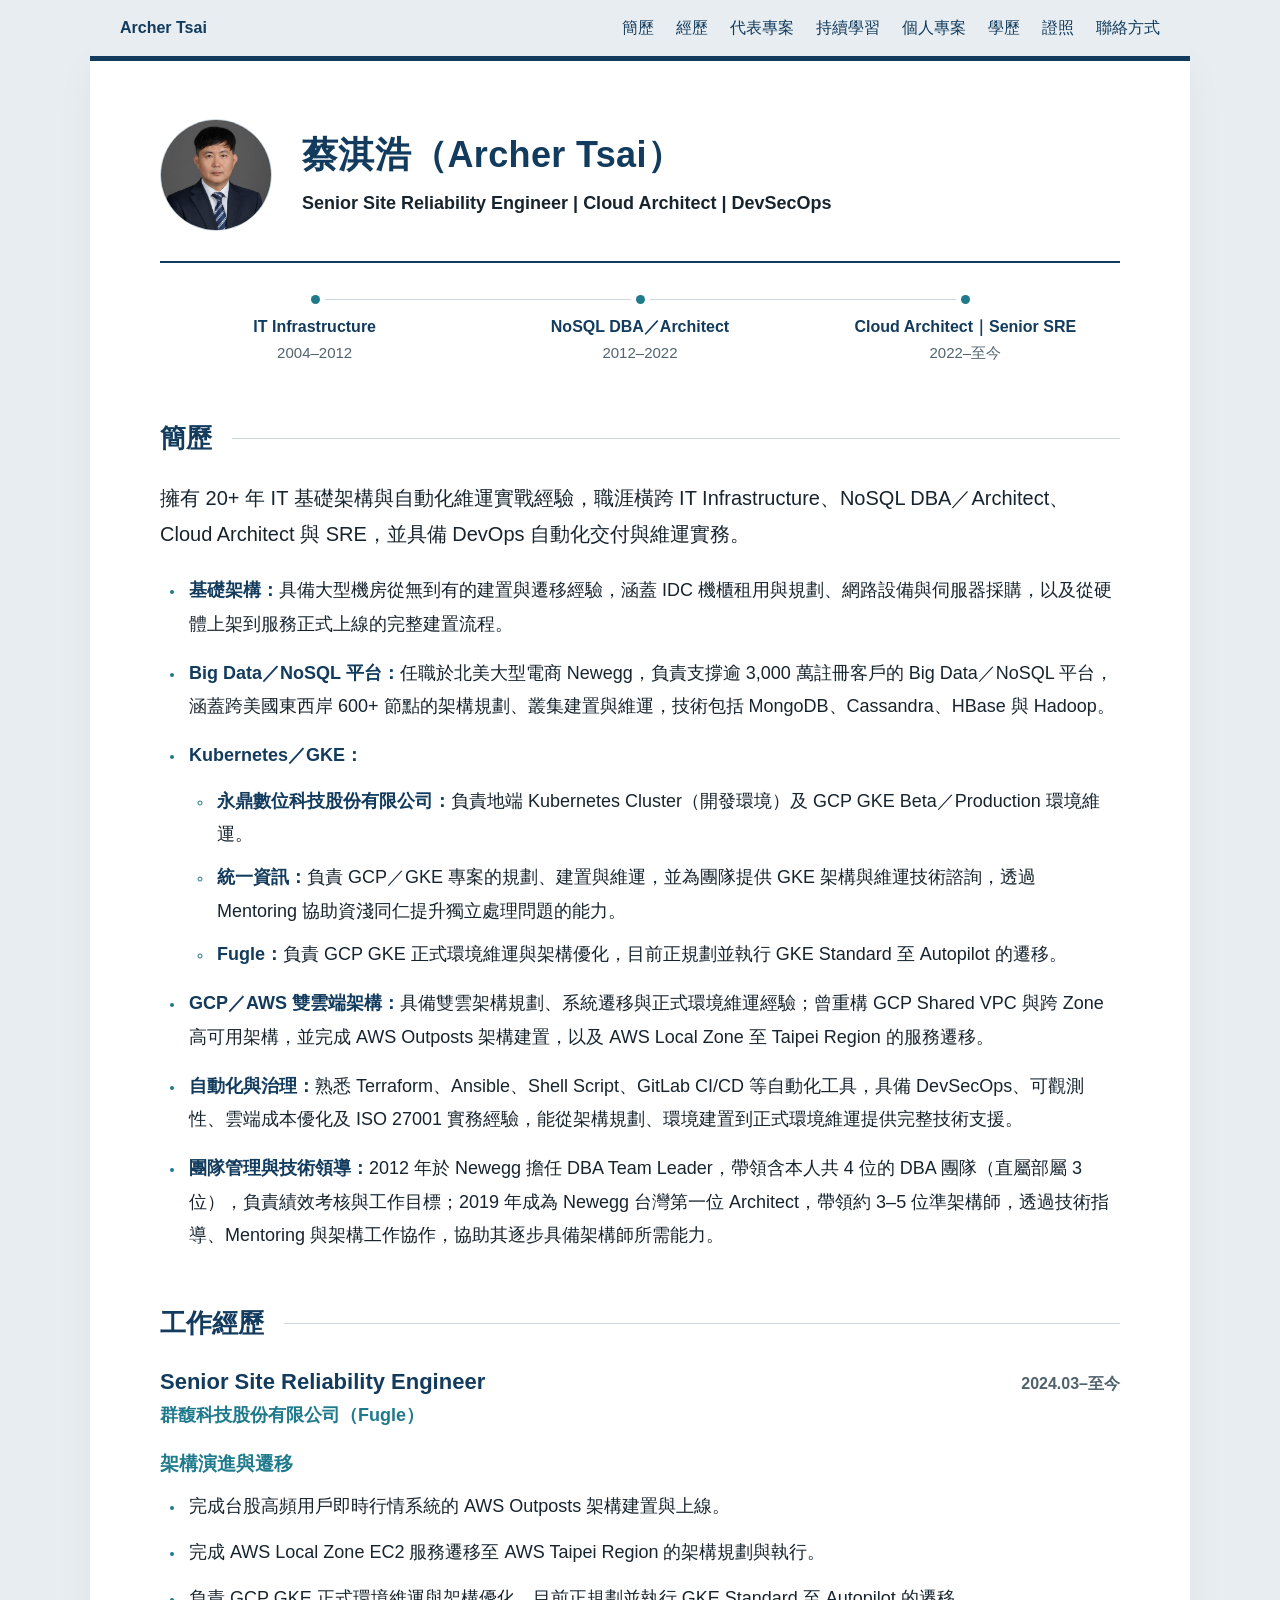
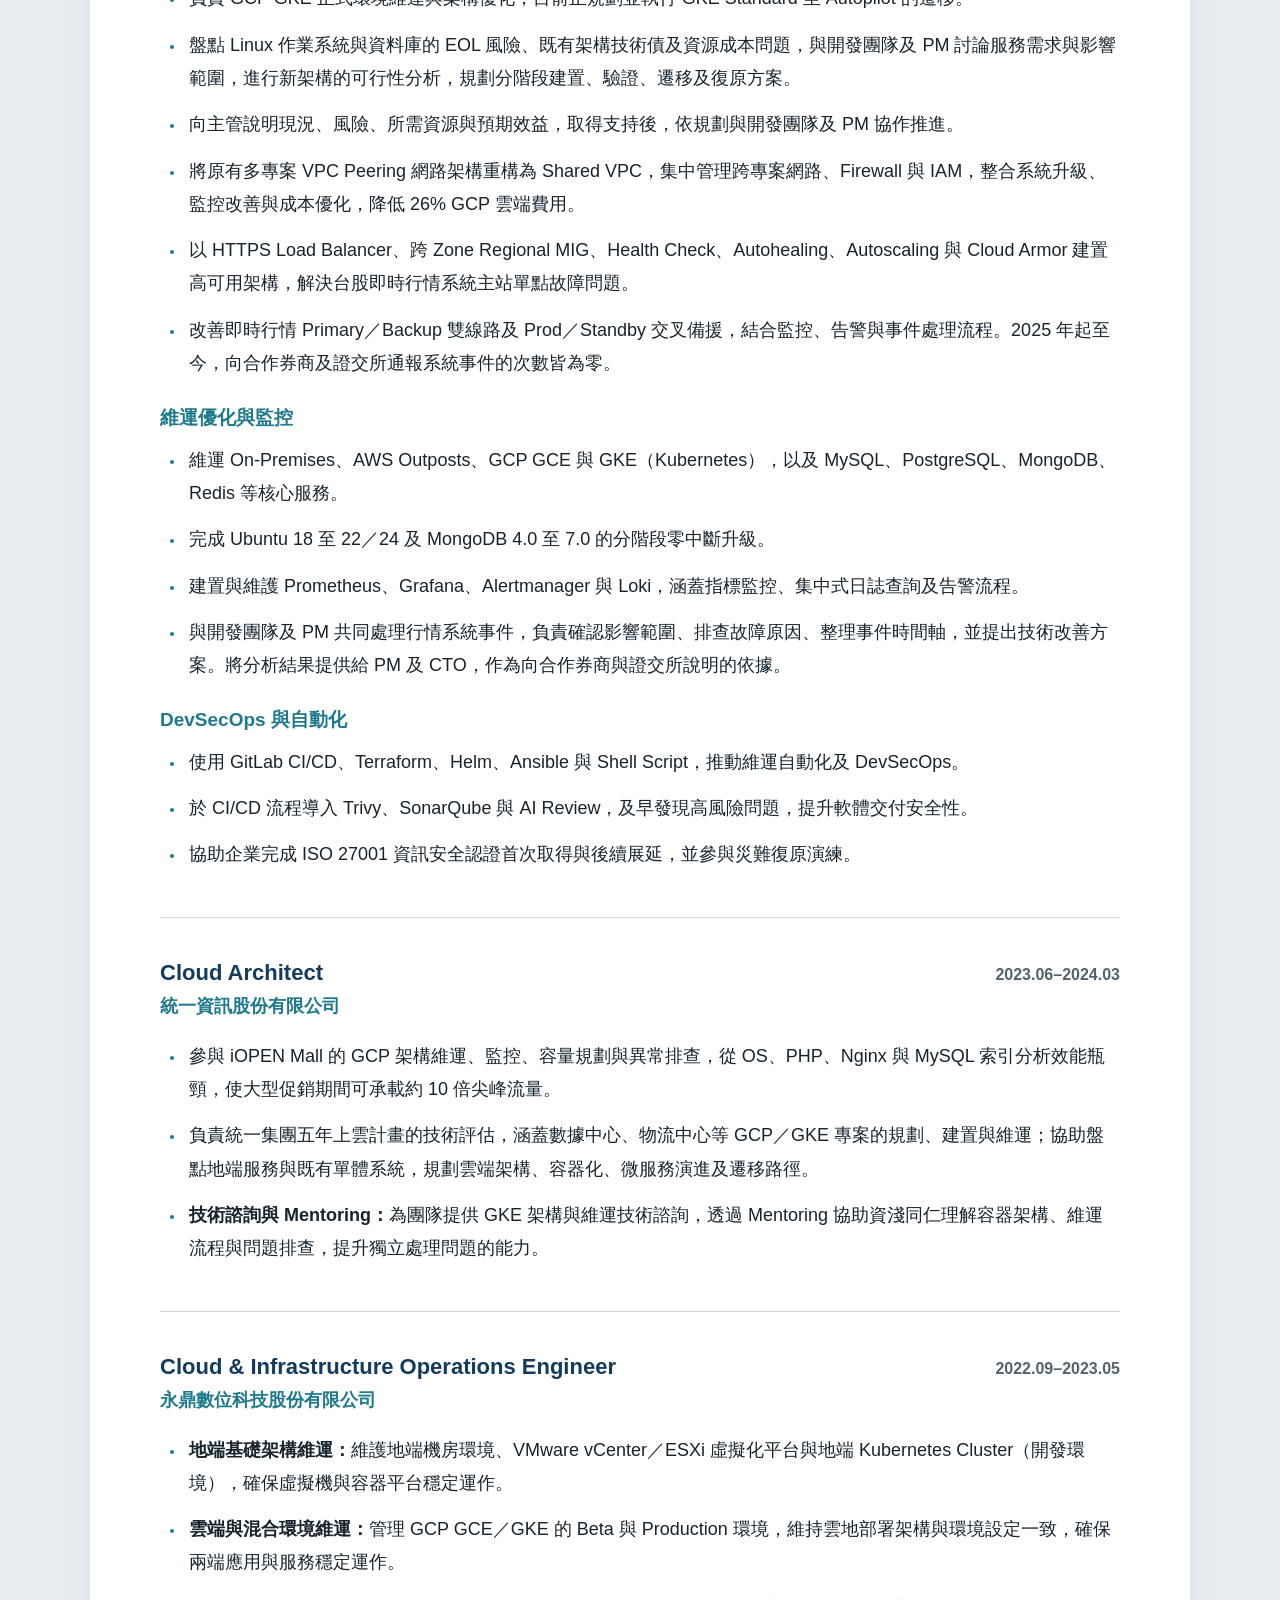
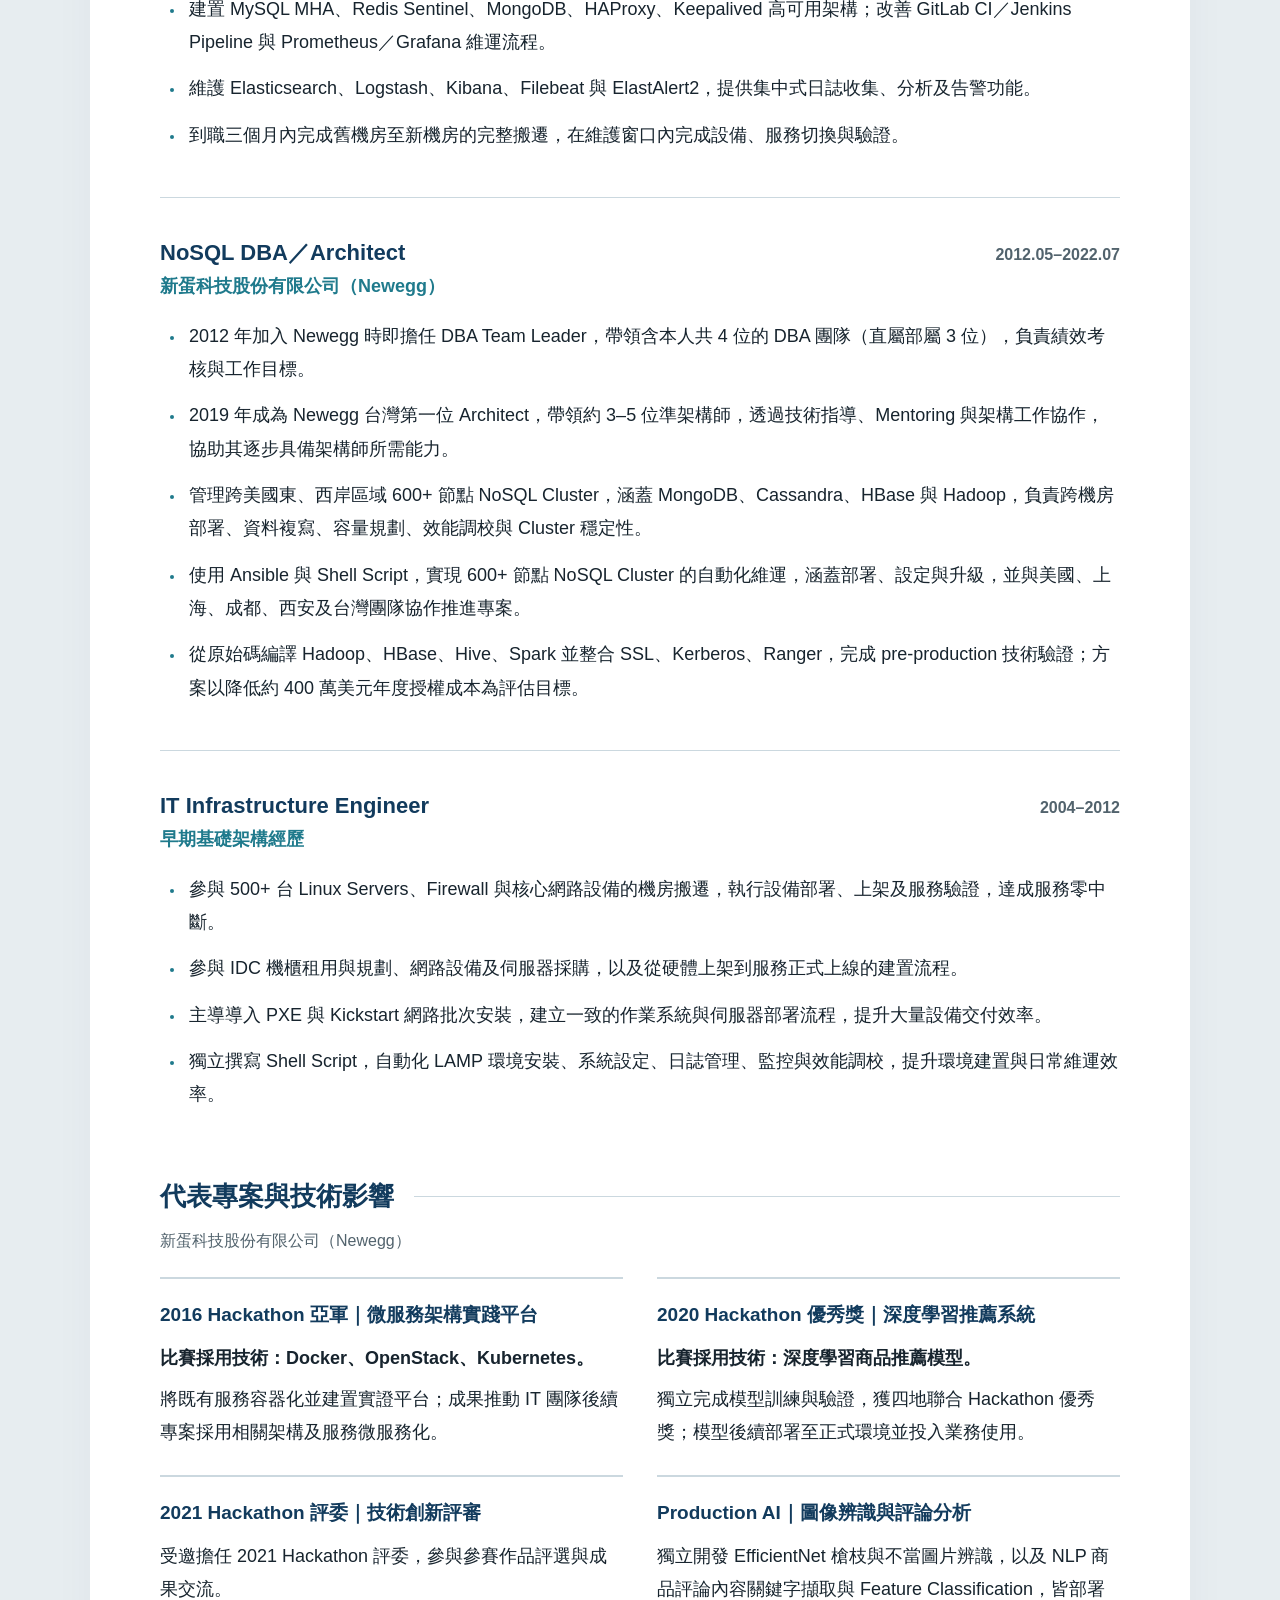
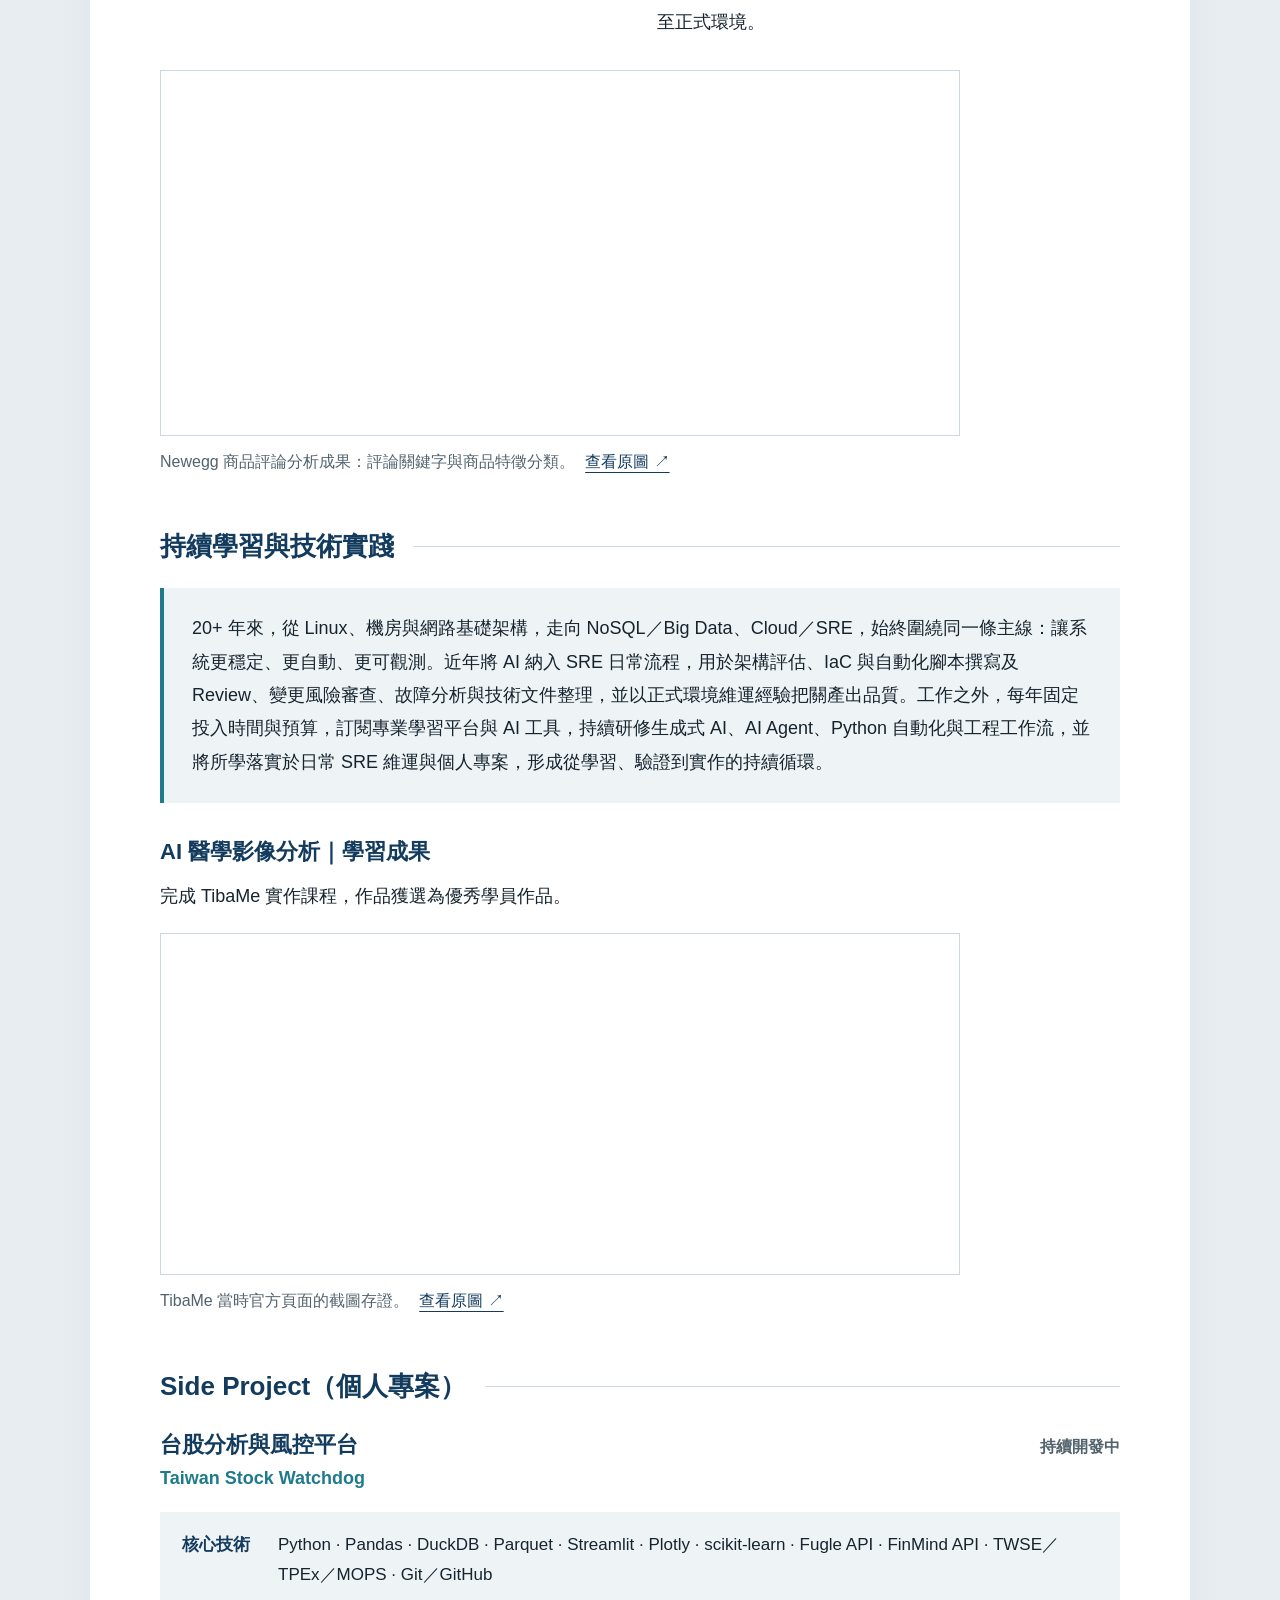
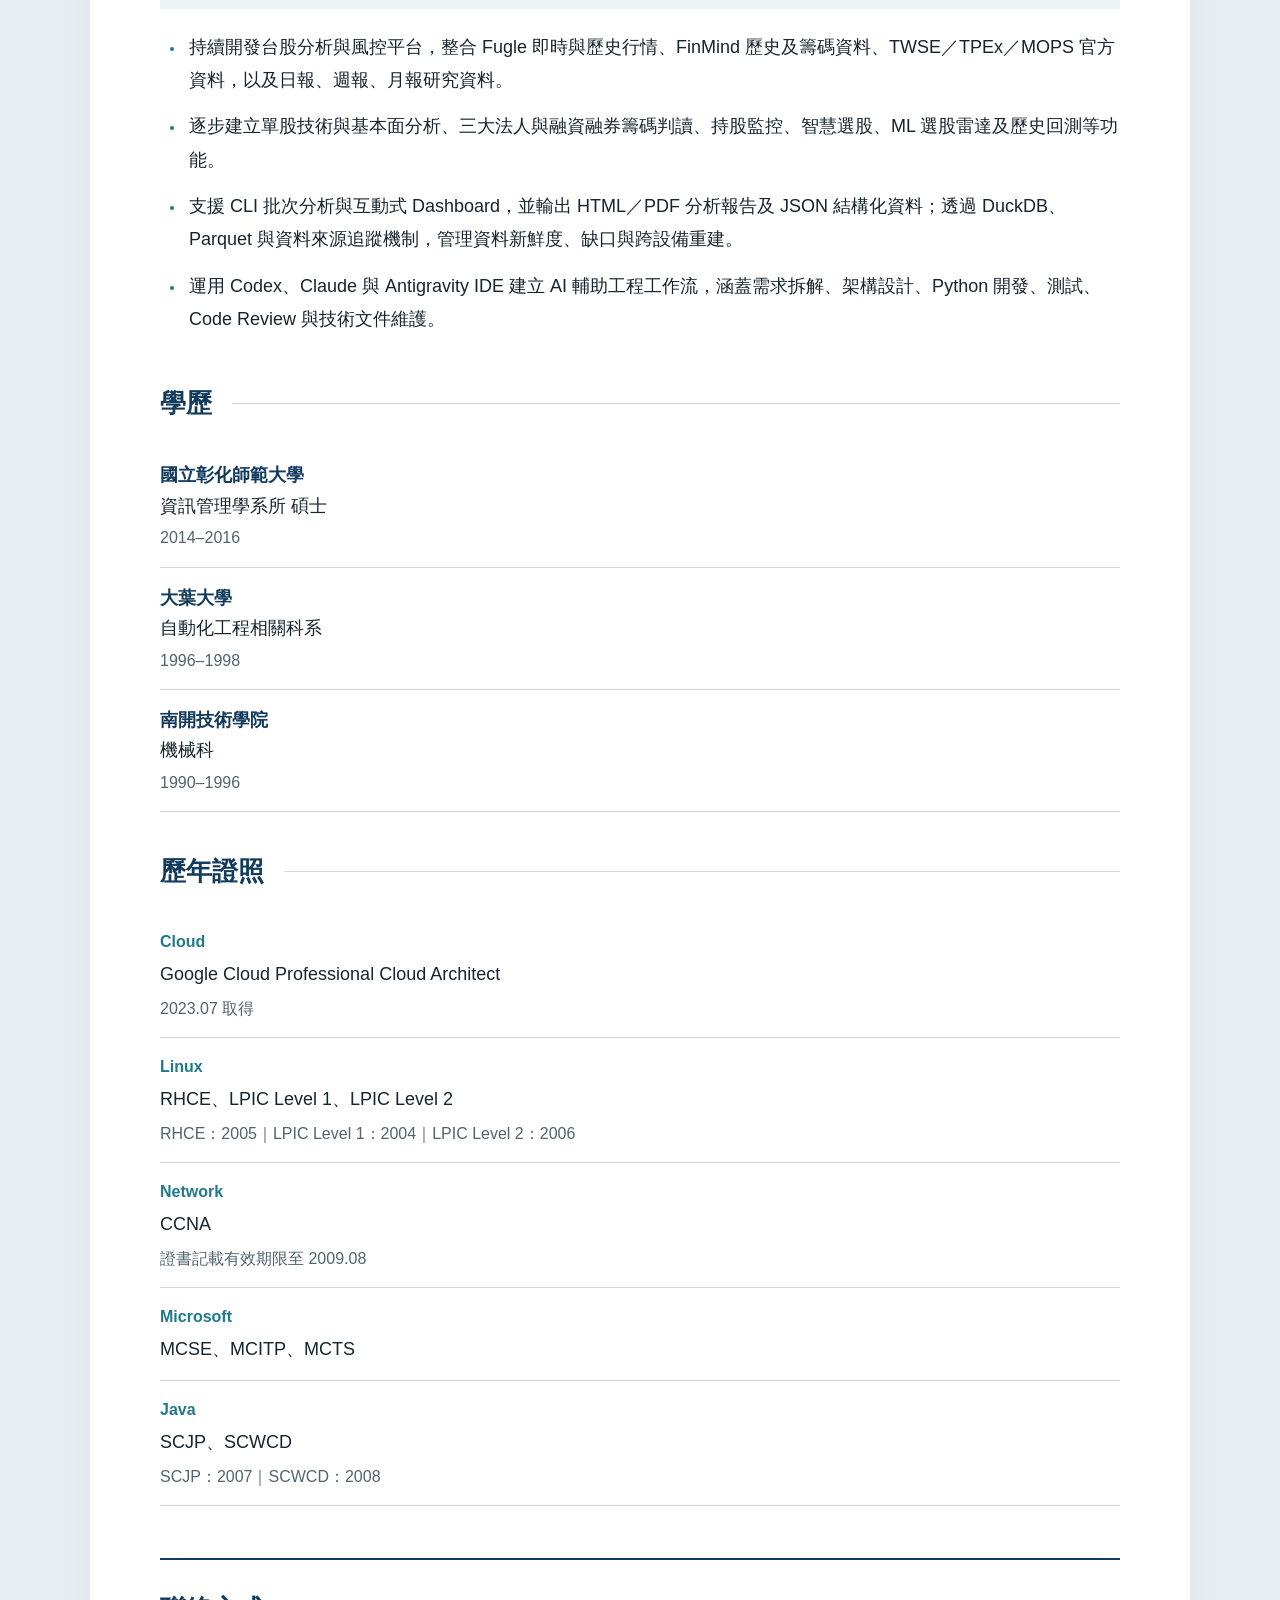
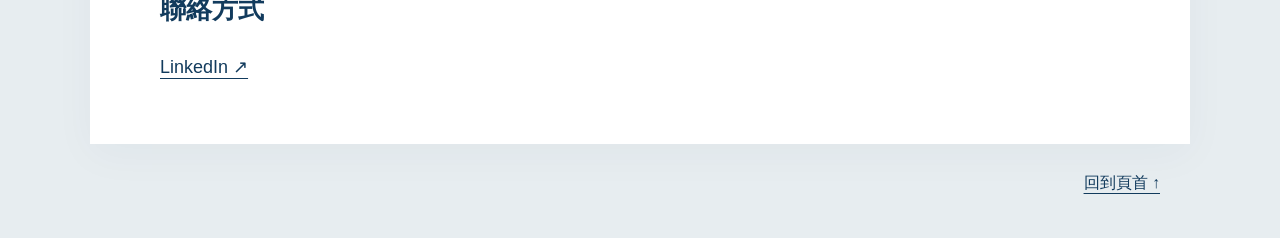
<file: index.html>
<!doctype html>
<html lang="zh-Hant-TW"><head>
<meta charset="utf-8">
<meta name="viewport" content="width=device-width,initial-scale=1">
<meta name="description" content="蔡淇浩 Archer Tsai，20 多年 IT 基礎架構與自動化維運經驗，職涯橫跨 IT Infrastructure、NoSQL DBA／Architect、Cloud Architect 與 SRE。">
<meta name="author" content="Archer Tsai">
<meta name="referrer" content="no-referrer">
<meta http-equiv="Content-Security-Policy" content="default-src 'self'; style-src 'self'; img-src 'self'; script-src 'none'; connect-src 'none'; object-src 'none'; base-uri 'none'; form-action 'none'; frame-src 'none'">
<title>蔡淇浩（Archer Tsai）｜Senior SRE · Cloud Architect · DevSecOps</title>
<link rel="canonical" href="https://tsaichihao.github.io/">
<meta property="og:title" content="蔡淇浩（Archer Tsai）｜Senior SRE · Cloud Architect · DevSecOps">
<meta property="og:description" content="蔡淇浩 Archer Tsai，20 多年 IT 基礎架構與自動化維運經驗，職涯橫跨 IT Infrastructure、NoSQL DBA／Architect、Cloud Architect 與 SRE。">
<meta property="og:type" content="website">
<meta property="og:locale" content="zh_TW">
<meta property="og:url" content="https://tsaichihao.github.io/">
<meta property="og:image" content="https://tsaichihao.github.io/assets/photos/archer-tsai-profile.jpg">
<meta property="og:image:alt" content="蔡淇浩 Archer Tsai">
<meta property="og:image:width" content="747">
<meta property="og:image:height" content="1024">
<meta name="twitter:card" content="summary">
<meta name="twitter:title" content="蔡淇浩（Archer Tsai）｜Senior SRE · Cloud Architect · DevSecOps">
<meta name="twitter:description" content="蔡淇浩 Archer Tsai，20 多年 IT 基礎架構與自動化維運經驗，職涯橫跨 IT Infrastructure、NoSQL DBA／Architect、Cloud Architect 與 SRE。">
<meta name="twitter:image" content="https://tsaichihao.github.io/assets/photos/archer-tsai-profile.jpg">
<link rel="icon" href="assets/photos/archer-tsai-profile.jpg">
<link rel="stylesheet" href="assets/site.css?v=b3bfed8b74c2">
</head><body><a class="skip-link" href="#summary-heading">跳到履歷內容</a><nav class="page-nav" aria-label="履歷導覽"><a class="nav-name" href="#top">Archer Tsai</a><div><a href="#summary-heading">簡歷</a><a href="#experience-heading">經歷</a><a href="#work-heading">代表專案</a><a href="#learning-journey-heading">持續學習</a><a href="#side-project-heading">個人專案</a><a href="#education-heading">學歷</a><a href="#certifications-heading">證照</a><a href="#contact-heading">聯絡方式</a></div></nav>
<main id="top" class="resume-sheet" aria-label="蔡淇浩完整履歷"><span id="main" class="anchor-alias" aria-hidden="true"></span>
<header class="resume-header">
        <figure class="portrait-frame">
          <img src="assets/photos/archer-tsai-profile.jpg" alt="蔡淇浩正式大頭照">
        </figure>
        <div class="identity">
          <h1>蔡淇浩<span class="name-en"><span class="name-bracket">（</span>Archer Tsai<span class="name-bracket">）</span></span></h1>
          <p class="role-title"><span>Senior Site Reliability Engineer</span><span>Cloud Architect</span><span>DevSecOps</span></p>

        </div>
      </header><div class="career-arc" aria-label="職涯演進">
        <div class="career-stage"><strong>IT Infrastructure</strong><span>2004–2012</span></div>
        <div class="career-stage"><strong>NoSQL DBA／Architect</strong><span>2012–2022</span></div>
        <div class="career-stage"><strong>Cloud Architect｜Senior SRE</strong><span>2022–至今</span></div>
      </div><section aria-labelledby="summary-heading">
        <h2 class="section-heading" id="summary-heading">簡歷</h2>
        <p class="summary-copy">擁有 20+ 年 IT 基礎架構與自動化維運實戰經驗，職涯橫跨 IT Infrastructure、NoSQL DBA／Architect、Cloud Architect 與 SRE，並具備 DevOps 自動化交付與維運實務。</p>
        <ul class="summary-list">
          <li><strong>基礎架構：</strong>具備大型機房從無到有的建置與遷移經驗，涵蓋 IDC 機櫃租用與規劃、網路設備與伺服器採購，以及從硬體上架到服務正式上線的完整建置流程。</li>
          <li><strong>Big Data／NoSQL 平台：</strong>任職於北美大型電商 Newegg，負責支撐逾 3,000 萬註冊客戶的 Big Data／NoSQL 平台，涵蓋跨美國東西岸 600+ 節點的架構規劃、叢集建置與維運，技術包括 MongoDB、Cassandra、HBase 與 Hadoop。</li>
          <li><strong>Kubernetes／GKE：</strong>
            <ul class="summary-sublist">
              <li><strong>永鼎數位科技股份有限公司：</strong>負責地端 Kubernetes Cluster（開發環境）及 GCP GKE Beta／Production 環境維運。</li>
              <li><strong>統一資訊：</strong>負責 GCP／GKE 專案的規劃、建置與維運，並為團隊提供 GKE 架構與維運技術諮詢，透過 Mentoring 協助資淺同仁提升獨立處理問題的能力。</li>
              <li><strong>Fugle：</strong>負責 GCP GKE 正式環境維運與架構優化，目前正規劃並執行 GKE Standard 至 Autopilot 的遷移。</li>
            </ul>
          </li>
          <li><strong>GCP／AWS 雙雲端架構：</strong>具備雙雲架構規劃、系統遷移與正式環境維運經驗；曾重構 GCP Shared VPC 與跨 Zone 高可用架構，並完成 AWS Outposts 架構建置，以及 AWS Local Zone 至 Taipei Region 的服務遷移。</li>
          <li><strong>自動化與治理：</strong>熟悉 Terraform、Ansible、Shell Script、GitLab CI/CD 等自動化工具，具備 DevSecOps、可觀測性、雲端成本優化及 ISO 27001 實務經驗，能從架構規劃、環境建置到正式環境維運提供完整技術支援。</li>
          <li><strong>團隊管理與技術領導：</strong>2012 年於 Newegg 擔任 DBA Team Leader，帶領含本人共 4 位的 DBA 團隊（直屬部屬 3 位），負責績效考核與工作目標；2019 年成為 Newegg 台灣第一位 Architect，帶領約 3–5 位準架構師，透過技術指導、Mentoring 與架構工作協作，協助其逐步具備架構師所需能力。</li>
        </ul>
      </section>
<section aria-labelledby="experience-heading"><span id="journey" class="anchor-alias" aria-hidden="true"></span><h2 class="section-heading" id="experience-heading">工作經歷</h2><div class="experience-list"><article class="experience">
            <div class="experience-head">
              <h3>Senior Site Reliability Engineer<span class="company">群馥科技股份有限公司（Fugle）</span></h3>
              <time class="date">2024.03–至今</time>
            </div>
            <h4>架構演進與遷移</h4>
            <ul>
              <li>完成台股高頻用戶即時行情系統的 AWS Outposts 架構建置與上線。</li>
              <li>完成 AWS Local Zone EC2 服務遷移至 AWS Taipei Region 的架構規劃與執行。</li>
              <li>負責 GCP GKE 正式環境維運與架構優化，目前正規劃並執行 GKE Standard 至 Autopilot 的遷移。</li>
              <li>盤點 Linux 作業系統與資料庫的 EOL 風險、既有架構技術債及資源成本問題，與開發團隊及 PM 討論服務需求與影響範圍，進行新架構的可行性分析，規劃分階段建置、驗證、遷移及復原方案。</li>
              <li>向主管說明現況、風險、所需資源與預期效益，取得支持後，依規劃與開發團隊及 PM 協作推進。</li>
              <li>將原有多專案 VPC Peering 網路架構重構為 Shared VPC，集中管理跨專案網路、Firewall 與 IAM，整合系統升級、監控改善與成本優化，降低 26% GCP 雲端費用。</li>
              <li>以 HTTPS Load Balancer、跨 Zone Regional MIG、Health Check、Autohealing、Autoscaling 與 Cloud Armor 建置高可用架構，解決台股即時行情系統主站單點故障問題。</li>
              <li>改善即時行情 Primary／Backup 雙線路及 Prod／Standby 交叉備援，結合監控、告警與事件處理流程。2025 年起至今，向合作券商及證交所通報系統事件的次數皆為零。</li>
            </ul>

            <h4>維運優化與監控</h4>
            <ul>
              <li>維運 On-Premises、AWS Outposts、GCP GCE 與 GKE（Kubernetes），以及 MySQL、PostgreSQL、MongoDB、Redis 等核心服務。</li>
              <li>完成 Ubuntu 18 至 22／24 及 MongoDB 4.0 至 7.0 的分階段零中斷升級。</li>
              <li>建置與維護 Prometheus、Grafana、Alertmanager 與 Loki，涵蓋指標監控、集中式日誌查詢及告警流程。</li>
              <li>與開發團隊及 PM 共同處理行情系統事件，負責確認影響範圍、排查故障原因、整理事件時間軸，並提出技術改善方案。將分析結果提供給 PM 及 CTO，作為向合作券商與證交所說明的依據。</li>
            </ul>
            <h4>DevSecOps 與自動化</h4>
            <ul>
              <li>使用 GitLab CI/CD、Terraform、Helm、Ansible 與 Shell Script，推動維運自動化及 DevSecOps。</li>
              <li>於 CI/CD 流程導入 Trivy、SonarQube 與 AI Review，及早發現高風險問題，提升軟體交付安全性。</li>
              <li>協助企業完成 ISO 27001 資訊安全認證首次取得與後續展延，並參與災難復原演練。</li>
            </ul>
          </article><article class="experience">
            <div class="experience-head">
              <h3>Cloud Architect<span class="company">統一資訊股份有限公司</span></h3>
              <time class="date">2023.06–2024.03</time>
            </div>
            <ul>
              <li>參與 iOPEN Mall 的 GCP 架構維運、監控、容量規劃與異常排查，從 OS、PHP、Nginx 與 MySQL 索引分析效能瓶頸，使大型促銷期間可承載約 10 倍尖峰流量。</li>
              <li>負責統一集團五年上雲計畫的技術評估，涵蓋數據中心、物流中心等 GCP／GKE 專案的規劃、建置與維運；協助盤點地端服務與既有單體系統，規劃雲端架構、容器化、微服務演進及遷移路徑。</li>
              <li><strong>技術諮詢與 Mentoring：</strong>為團隊提供 GKE 架構與維運技術諮詢，透過 Mentoring 協助資淺同仁理解容器架構、維運流程與問題排查，提升獨立處理問題的能力。</li>
            </ul>
          </article><article class="experience">
            <div class="experience-head">
              <h3>Cloud &amp; Infrastructure Operations Engineer<span class="company">永鼎數位科技股份有限公司</span></h3>
              <time class="date">2022.09–2023.05</time>
            </div>
            <ul>
              <li><strong>地端基礎架構維運：</strong>維護地端機房環境、VMware vCenter／ESXi 虛擬化平台與地端 Kubernetes Cluster（開發環境），確保虛擬機與容器平台穩定運作。</li>
              <li><strong>雲端與混合環境維運：</strong>管理 GCP GCE／GKE 的 Beta 與 Production 環境，維持雲地部署架構與環境設定一致，確保兩端應用與服務穩定運作。</li>
              <li>建置 MySQL MHA、Redis Sentinel、MongoDB、HAProxy、Keepalived 高可用架構；改善 GitLab CI／Jenkins Pipeline 與 Prometheus／Grafana 維運流程。</li>
              <li>維護 Elasticsearch、Logstash、Kibana、Filebeat 與 ElastAlert2，提供集中式日誌收集、分析及告警功能。</li>
              <li>到職三個月內完成舊機房至新機房的完整搬遷，在維護窗口內完成設備、服務切換與驗證。</li>
            </ul>
          </article><article class="experience">
              <div class="experience-head">
                <h3>NoSQL DBA／Architect<span class="company">新蛋科技股份有限公司（Newegg）</span></h3>
                <time class="date">2012.05–2022.07</time>
              </div>
              <ul>
                <li>2012 年加入 Newegg 時即擔任 DBA Team Leader，帶領含本人共 4 位的 DBA 團隊（直屬部屬 3 位），負責績效考核與工作目標。</li>
                <li>2019 年成為 Newegg 台灣第一位 Architect，帶領約 3–5 位準架構師，透過技術指導、Mentoring 與架構工作協作，協助其逐步具備架構師所需能力。</li>
                <li>管理跨美國東、西岸區域 600+ 節點 NoSQL Cluster，涵蓋 MongoDB、Cassandra、HBase 與 Hadoop，負責跨機房部署、資料複寫、容量規劃、效能調校與 Cluster 穩定性。</li>
                <li>使用 Ansible 與 Shell Script，實現 600+ 節點 NoSQL Cluster 的自動化維運，涵蓋部署、設定與升級，並與美國、上海、成都、西安及台灣團隊協作推進專案。</li>
                <li>從原始碼編譯 Hadoop、HBase、Hive、Spark 並整合 SSL、Kerberos、Ranger，完成 pre-production 技術驗證；方案以降低約 400 萬美元年度授權成本為評估目標。</li>
              </ul>


            </article><article class="experience">
            <div class="experience-head">
              <h3>IT Infrastructure Engineer<span class="company">早期基礎架構經歷</span></h3>
              <time class="date">2004–2012</time>
            </div>
            <ul>
              <li>參與 500+ 台 Linux Servers、Firewall 與核心網路設備的機房搬遷，執行設備部署、上架及服務驗證，達成服務零中斷。</li>
              <li>參與 IDC 機櫃租用與規劃、網路設備及伺服器採購，以及從硬體上架到服務正式上線的建置流程。</li>
              <li>主導導入 PXE 與 Kickstart 網路批次安裝，建立一致的作業系統與伺服器部署流程，提升大量設備交付效率。</li>
              <li>獨立撰寫 Shell Script，自動化 LAMP 環境安裝、系統設定、日誌管理、監控與效能調校，提升環境建置與日常維運效率。</li>
            </ul>
          </article></div></section>
<section aria-labelledby="work-heading" class="work-section"><span id="achievements" class="anchor-alias" aria-hidden="true"></span><h2 class="section-heading" id="work-heading">代表專案與技術影響</h2><p class="section-context">新蛋科技股份有限公司（Newegg）</p><ul class="achievement-list">
                <li>
                  <strong>2016 Hackathon 亞軍｜微服務架構實踐平台</strong>
                  <span><b>比賽採用技術：Docker、OpenStack、Kubernetes。</b>將既有服務容器化並建置實證平台；成果推動 IT 團隊後續專案採用相關架構及服務微服務化。</span>
                </li>
                <li>
                  <strong>2020 Hackathon 優秀獎｜深度學習推薦系統</strong>
                  <span><b>比賽採用技術：深度學習商品推薦模型。</b>獨立完成模型訓練與驗證，獲四地聯合 Hackathon 優秀獎；模型後續部署至正式環境並投入業務使用。</span>
                </li>
                <li>
                  <strong>2021 Hackathon 評委｜技術創新評審</strong>
                  <span>受邀擔任 2021 Hackathon 評委，參與參賽作品評選與成果交流。</span>
                </li>
                <li>
                  <strong>Production AI｜圖像辨識與評論分析</strong>
                  <span>獨立開發 EfficientNet 槍枝與不當圖片辨識，以及 NLP 商品評論內容關鍵字擷取與 Feature Classification，皆部署至正式環境。</span>
                </li>
              </ul><figure class="evidence-figure"><a href="assets/projects/newegg-review-feature-classification.jpeg" target="_blank" rel="noopener" aria-label="開啟 Newegg 商品評論分析成果原圖（新分頁）"><img src="assets/projects/newegg-review-feature-classification.jpeg" alt="Newegg 商品評論頁面；紅框標示評論關鍵字與商品特徵評分" width="1216" height="542" loading="lazy"></a><figcaption>Newegg 商品評論分析成果：評論關鍵字與商品特徵分類。<a href="assets/projects/newegg-review-feature-classification.jpeg" target="_blank" rel="noopener">查看原圖 ↗</a></figcaption></figure></section>
<section class="learning-journey" aria-labelledby="learning-journey-heading">
        <span id="ai-projects" class="anchor-alias" aria-hidden="true"></span><h2 class="section-heading" id="learning-journey-heading">持續學習與技術實踐</h2>
        <p class="learning-journey-copy">20+ 年來，從 Linux、機房與網路基礎架構，走向 NoSQL／Big Data、Cloud／SRE，始終圍繞同一條主線：讓系統更穩定、更自動、更可觀測。近年將 AI 納入 SRE 日常流程，用於架構評估、IaC 與自動化腳本撰寫及 Review、變更風險審查、故障分析與技術文件整理，並以正式環境維運經驗把關產出品質。工作之外，每年固定投入時間與預算，訂閱專業學習平台與 AI 工具，持續研修生成式 AI、AI Agent、Python 自動化與工程工作流，並將所學落實於日常 SRE 維運與個人專案，形成從學習、驗證到實作的持續循環。</p>
      <article class="learning-evidence"><h3>AI 醫學影像分析｜學習成果</h3><p>完成 TibaMe 實作課程，作品獲選為優秀學員作品。</p><figure class="evidence-figure"><a href="assets/projects/tibame-excellent-student-work.png" target="_blank" rel="noopener" aria-label="開啟 TibaMe 優秀學員作品頁面截圖原圖（新分頁）"><img src="assets/projects/tibame-excellent-student-work.png" alt="TibaMe 當時的優秀學員作品頁面，紅框標示蔡淇浩的醫學影像分析作品" width="1295" height="537" loading="lazy"></a><figcaption>TibaMe 當時官方頁面的截圖存證。<a href="assets/projects/tibame-excellent-student-work.png" target="_blank" rel="noopener">查看原圖 ↗</a></figcaption></figure></article></section>
<section class="side-project" aria-labelledby="side-project-heading">
        <h2 class="section-heading" id="side-project-heading">Side Project（個人專案）</h2>
        <div class="side-project-head">
          <h3>台股分析與風控平台<span class="project-name-en">Taiwan Stock Watchdog</span></h3>
          <span class="date">持續開發中</span>
        </div>
        <p class="tech-line"><strong>核心技術</strong><span>Python · Pandas · DuckDB · Parquet · Streamlit · Plotly · scikit-learn · Fugle API · FinMind API · TWSE／TPEx／MOPS · Git／GitHub</span></p>
        <ul>
          <li>持續開發台股分析與風控平台，整合 Fugle 即時與歷史行情、FinMind 歷史及籌碼資料、TWSE／TPEx／MOPS 官方資料，以及日報、週報、月報研究資料。</li>
          <li>逐步建立單股技術與基本面分析、三大法人與融資融券籌碼判讀、持股監控、智慧選股、ML 選股雷達及歷史回測等功能。</li>
          <li>支援 CLI 批次分析與互動式 Dashboard，並輸出 HTML／PDF 分析報告及 JSON 結構化資料；透過 DuckDB、Parquet 與資料來源追蹤機制，管理資料新鮮度、缺口與跨設備重建。</li>
          <li>運用 Codex、Claude 與 Antigravity IDE 建立 AI 輔助工程工作流，涵蓋需求拆解、架構設計、Python 開發、測試、Code Review 與技術文件維護。</li>
        </ul>
      </section><div class="bottom-grid">
        <section aria-labelledby="education-heading">
          <h2 class="section-heading" id="education-heading">學歷</h2>
          <div class="education-item">
            <div><strong>國立彰化師範大學</strong>資訊管理學系所 碩士</div>
            <time>2014–2016</time>
          </div>
          <div class="education-item">
            <div><strong>大葉大學</strong>自動化工程相關科系</div>
            <time>1996–1998</time>
          </div>
          <div class="education-item">
            <div><strong>南開技術學院</strong>機械科</div>
            <time>1990–1996</time>
          </div>
        </section>

        <section aria-labelledby="certifications-heading">
          <span id="certifications" class="anchor-alias" aria-hidden="true"></span><h2 class="section-heading" id="certifications-heading">歷年證照</h2>
          <ul class="compact-list">
            <li><strong>Cloud</strong><span>Google Cloud Professional Cloud Architect<small class="cert-year">2023.07 取得</small></span></li>
            <li><strong>Linux</strong><span>RHCE、LPIC Level 1、LPIC Level 2<small class="cert-year">RHCE：2005｜LPIC Level 1：2004｜LPIC Level 2：2006</small></span></li>
            <li><strong>Network</strong><span>CCNA<small class="cert-year">證書記載有效期限至 2009.08</small></span></li>
            <li><strong>Microsoft</strong><span>MCSE、MCITP、MCTS</span></li>
            <li><strong>Java</strong><span>SCJP、SCWCD<small class="cert-year">SCJP：2007｜SCWCD：2008</small></span></li>
          </ul>
        </section>
      </div>
<section class="contact-section" aria-labelledby="contact-heading"><span id="contact" class="anchor-alias" aria-hidden="true"></span><h2 class="section-heading" id="contact-heading">聯絡方式</h2><div class="social-links"><a href="https://www.linkedin.com/in/archer-tsai-193362179/" target="_blank" rel="noopener noreferrer">LinkedIn ↗</a></div></section>
</main><footer class="site-footer"><a href="#top">回到頁首 ↑</a></footer></body></html>
</file>
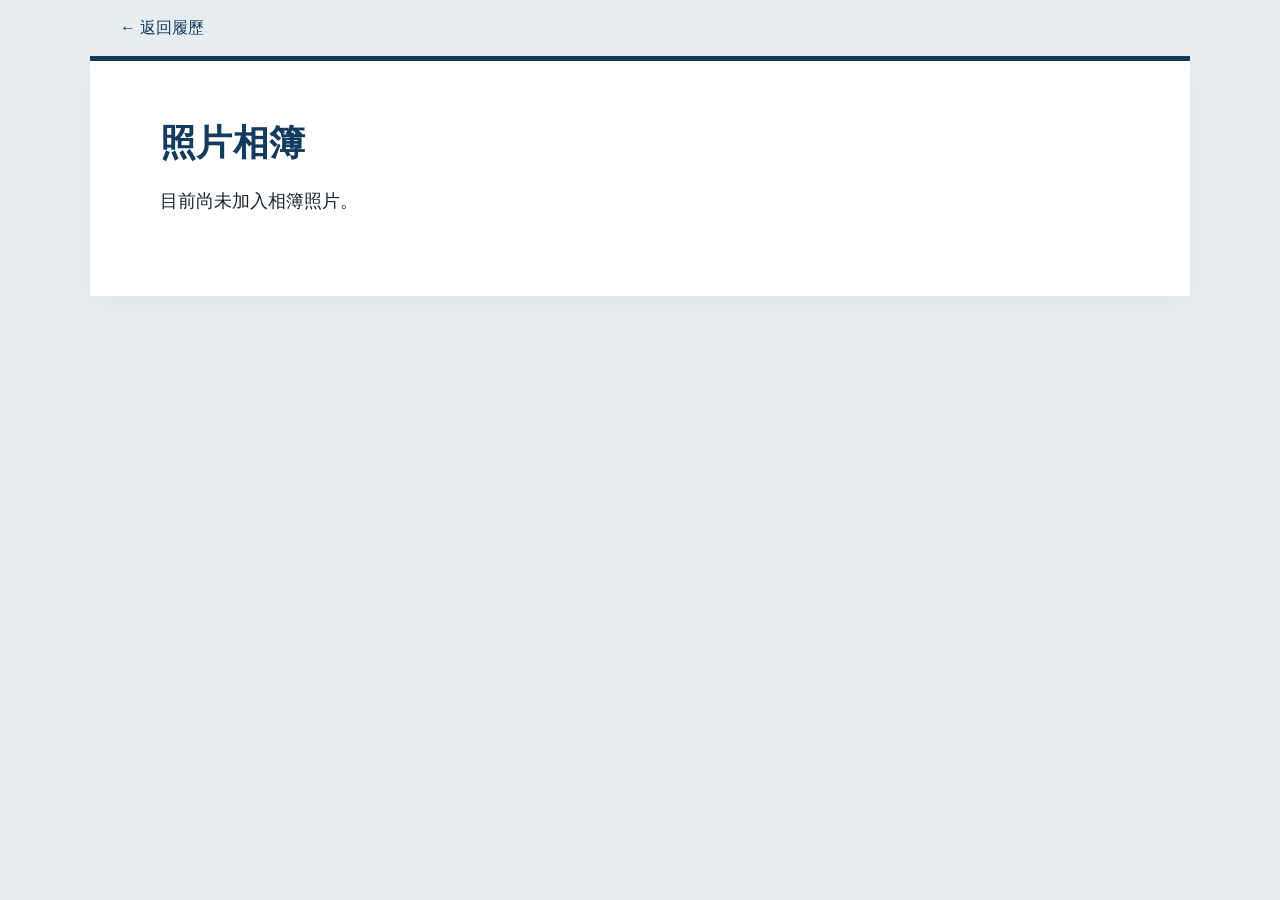
<file: gallery.html>
<!doctype html><html lang="zh-Hant-TW"><head><meta charset="utf-8"><meta name="viewport" content="width=device-width,initial-scale=1"><meta name="description" content="蔡淇浩 Archer Tsai 的照片相簿"><meta name="referrer" content="no-referrer"><meta http-equiv="Content-Security-Policy" content="default-src 'self'; style-src 'self'; img-src 'self'; script-src 'self'; connect-src 'self'; object-src 'none'; base-uri 'none'; form-action 'none'; frame-src 'none'"><title>照片相簿｜蔡淇浩 Archer Tsai</title><link rel="stylesheet" href="assets/site.css?v=b3bfed8b74c2"><script src="assets/site.js?v=3342b8598faa" defer></script></head><body><nav class="page-nav" aria-label="相簿導覽"><a href="index.html">← 返回履歷</a></nav><main class="resume-sheet"><h1>照片相簿</h1><p id="gallery-empty">目前尚未加入相簿照片。</p><section id="gallery" class="hidden" aria-label="照片"><div id="photo-gallery" class="gallery-grid"></div></section><noscript><p>啟用 JavaScript 後可查看相簿照片。</p></noscript></main></body></html>
</file>
<file: assets/site.css>
:root{--navy:#123b5d;--cyan:#1f7a8c;--ink:#17242e;--muted:#52636d;--line:#cbd8df;--mist:#eef4f6;--paper:#fff;--canvas:#e7edf0;--font:-apple-system,BlinkMacSystemFont,"Segoe UI","PingFang TC","Microsoft JhengHei",sans-serif}
*{box-sizing:border-box}
html{scroll-padding-top:100px}
body{margin:0;background:var(--canvas);color:var(--ink);font:18px/1.85 var(--font);-webkit-font-smoothing:antialiased;overflow-wrap:anywhere}
a{color:var(--navy);text-underline-offset:5px;text-decoration-thickness:1px}
a:hover{color:var(--cyan)}
a:focus-visible{outline:3px solid var(--cyan);outline-offset:5px}
.skip-link{position:absolute;left:20px;top:-100px;z-index:3;padding:12px;background:white}
.skip-link:focus{top:12px}
.page-nav{position:sticky;top:0;z-index:2;max-width:1100px;margin:auto;padding:15px 30px;display:flex;align-items:center;justify-content:space-between;gap:20px;background:var(--canvas);font-size:16px;line-height:1.6}
.page-nav a{text-decoration:none}
.nav-name{font-weight:700}
.page-nav>div{display:flex;gap:22px}
.resume-sheet{max-width:1100px;margin:0 auto;padding:58px 70px 60px;background:var(--paper);border-top:5px solid var(--navy);box-shadow:0 10px 40px #123b5d0a}
.resume-header{display:grid;grid-template-columns:112px minmax(0,1fr);align-items:center;gap:30px;border-bottom:2px solid var(--navy);padding-bottom:30px}
.portrait-frame{width:112px;height:112px;border:1px solid var(--line);border-radius:50%;overflow:hidden;margin:0}
.portrait-frame img{display:block;width:100%;height:100%;object-fit:cover;object-position:50% 45%}
h1{font-size:36px;line-height:1.35;letter-spacing:.01em;color:var(--navy);margin:0 0 10px;font-weight:700}
.name-en{white-space:nowrap}
.role-title{font-size:18px;line-height:1.6;margin:0;font-weight:600}
.career-arc{display:grid;grid-template-columns:repeat(3,minmax(0,1fr));margin:30px 0 45px;position:relative;gap:16px}
.career-arc:before{content:"";position:absolute;left:16.67%;right:16.67%;top:6px;height:1px;background:var(--line)}
.career-stage{text-align:center;position:relative;padding-top:22px;line-height:1.55}
.career-stage:before{content:"";position:absolute;width:9px;height:9px;border-radius:50%;background:var(--cyan);top:2px;left:calc(50% - 4px);box-shadow:0 0 0 5px white}
.career-stage strong{display:block;color:var(--navy);font-size:16px}
.career-stage span{font-size:15px;color:var(--muted)}
section{margin-top:52px}
.section-heading{font-size:26px;color:var(--navy);line-height:1.5;display:flex;align-items:center;gap:20px;margin:0 0 22px;font-weight:700}
.section-heading:after{content:"";height:1px;background:var(--line);flex:1;min-width:16px}
.summary-copy{font-size:20px;line-height:1.8;margin:0 0 22px}
ul{padding-left:25px;margin:0}
li{padding-left:4px;margin-bottom:13px}
li::marker{color:var(--cyan);font-size:.8em}
.summary-list>li{margin-bottom:16px}
.summary-list strong{color:var(--navy)}
.summary-sublist{margin:12px 0 8px;padding-left:24px}
.summary-sublist li{margin-bottom:10px}
.experience-list{display:grid;gap:38px}
.experience{border-bottom:1px solid var(--line);padding-bottom:32px}
.experience:last-child{padding-bottom:0;border-bottom:0}
.experience-head,.side-project-head{display:flex;align-items:baseline;justify-content:space-between;gap:16px;margin-bottom:20px}
h3{font-size:22px;font-weight:700;line-height:1.5;margin:0;color:var(--navy)}
.company,.project-name-en{display:block;font-size:18px;color:var(--cyan);font-weight:600;margin-top:4px}
.date{font-size:16px;font-weight:600;color:var(--muted);white-space:nowrap}
h4{font-size:19px;line-height:1.6;color:var(--cyan);margin:23px 0 10px}
.experience-head+h4{margin-top:0}
.section-context{font-size:16px;color:var(--muted);margin:-12px 0 22px}
.achievement-list{list-style:none;padding:0;display:grid;grid-template-columns:1fr 1fr;gap:26px 34px}
.achievement-list li{padding:20px 0 0;margin:0;border-top:2px solid var(--line)}
.achievement-list strong{display:block;color:var(--navy);font-size:19px;line-height:1.7;margin-bottom:10px}
.achievement-list span{display:block}
.achievement-list b{display:block;font-weight:600;margin-bottom:8px}
.evidence-figure{max-width:800px;margin:30px 0 0}
.evidence-figure>a{display:block;border:1px solid var(--line);padding:8px;background:white}
.evidence-figure>a:hover{border-color:var(--cyan)}
.evidence-figure img{display:block;width:100%;height:auto}
.evidence-figure figcaption{margin-top:12px;font-size:16px;line-height:1.7;color:var(--muted)}
.evidence-figure figcaption a{display:inline-block;margin-left:10px;white-space:nowrap}
.learning-evidence{margin-top:32px}
.learning-evidence>p{margin:12px 0 0}
.learning-evidence .evidence-figure{margin-top:20px}
.learning-journey-copy{margin:0;padding:24px 28px;background:var(--mist);border-left:4px solid var(--cyan)}
.tech-line{background:var(--mist);padding:18px 22px;display:grid;grid-template-columns:80px 1fr;gap:16px;font-size:17px;line-height:1.8;margin:0 0 22px}
.tech-line strong{color:var(--navy)}
.bottom-grid{display:grid;grid-template-columns:1fr;gap:40px;margin-top:48px}
.bottom-grid section{margin:0}
.education-item{padding:15px 0;border-bottom:1px solid var(--line);line-height:1.7}
.education-item strong{display:block;color:var(--navy)}
.education-item time{display:block;font-size:16px;color:var(--muted);margin-top:3px}
.compact-list{padding:0;list-style:none}
.compact-list li{padding:15px 0;margin:0;border-bottom:1px solid var(--line);line-height:1.7}
.compact-list strong{display:block;font-size:16px;color:var(--cyan);margin-bottom:4px}
.contact-section{padding-top:30px;border-top:2px solid var(--navy)}
.contact-section .section-heading:after{display:none}
.contact-line{display:flex;flex-wrap:wrap;gap:10px 25px;margin:0}
.contact-line span{display:inline-flex;gap:9px;align-items:center}
.contact-line span:before{content:"";width:4px;height:4px;border-radius:50%;background:var(--cyan)}
.social-links{margin-top:16px;display:flex;gap:24px}
.site-footer{max-width:1100px;margin:0 auto;padding:24px 30px 40px;font-size:16px;text-align:right}
@media(min-width:1400px){.resume-sheet{margin-top:8px}.page-nav{padding-top:20px;padding-bottom:20px}}
@media(max-width:900px){.resume-sheet{padding:40px 36px}.achievement-list{grid-template-columns:1fr}.page-nav{padding:14px 25px}.page-nav>div{gap:20px}h1{font-size:32px}}
@media(max-width:600px){html{scroll-padding-top:72px}body{background:white}.page-nav{padding:14px 18px;font-size:15px;gap:0}.nav-name{display:none}.page-nav>div{justify-content:space-between;width:100%;gap:12px}.resume-sheet{padding:30px 22px 35px;box-shadow:none}.resume-header{grid-template-columns:76px minmax(0,1fr);gap:18px;padding-bottom:25px}.portrait-frame{width:76px;height:76px}h1{font-size:28px;line-height:1.4}.role-title{font-size:16px;line-height:1.65}.career-arc{gap:10px;margin:28px 0 36px}.career-stage strong{font-size:14px}.career-stage span{font-size:14px}.career-stage{padding-top:23px}.summary-copy{font-size:18px}section{margin-top:40px}.section-heading{font-size:24px;gap:14px;margin-bottom:18px}.experience-head,.side-project-head{display:block}.date{display:block;margin-top:10px}h3{font-size:21px}.company{font-size:18px}.experience-list{gap:30px}.experience{padding-bottom:28px}.learning-journey-copy{padding:20px;border-left-width:3px}.bottom-grid{grid-template-columns:1fr;gap:36px;margin-top:40px}.tech-line{grid-template-columns:1fr;gap:5px;padding:16px;font-size:17px}.achievement-list{gap:25px}.contact-line{display:grid}.site-footer{padding:20px 22px 30px}ul{padding-left:21px}li{padding-left:2px}}
@media(max-width:600px){.name-en{display:block;font-size:22px;margin-top:3px}}
@media(max-width:760px){html{scroll-padding-top:114px}.page-nav{padding:12px 18px}.nav-name{display:none}.page-nav>div{display:grid;grid-template-columns:repeat(4,minmax(0,1fr));width:100%;gap:8px 10px}.page-nav>div a{text-align:center;font-size:15px;white-space:nowrap}.evidence-figure>a{padding:4px}.evidence-figure figcaption a{margin-left:0;display:block}}
@media(max-width:360px){.career-arc{grid-template-columns:1fr;gap:18px;margin-bottom:32px}.career-arc:before{left:4px;top:9px;bottom:9px;width:1px;height:auto;right:auto}.career-stage{display:flex;align-items:baseline;justify-content:space-between;text-align:left;padding:0 0 0 22px;gap:10px}.career-stage:before{left:0;top:7px}.career-stage strong{font-size:14px}.career-stage span{white-space:nowrap}}
@media print{body{background:white;font-size:11pt;line-height:1.5}.page-nav,.site-footer,.skip-link{display:none}.resume-sheet{border:0;box-shadow:none;padding:0;max-width:none}.resume-header{grid-template-columns:90px 1fr}.portrait-frame{width:90px;height:90px}h1{font-size:26pt}.role-title,.summary-copy{font-size:11pt}section{margin-top:24px}.section-heading{font-size:17pt;break-after:avoid}h3{font-size:14pt}.company,h4,.achievement-list strong{font-size:12pt}.date,.section-context,.career-stage strong,.career-stage span,.tech-line,.compact-list strong,.education-item time{font-size:10pt}.experience-head,h4{break-after:avoid}li{break-inside:avoid}.achievement-list{display:block}.achievement-list li{margin-bottom:20px}.learning-journey-copy{padding:12px}.contact-section{margin-top:25px;padding-top:15px}.bottom-grid{gap:30px}.career-arc{margin:20px 0}a{color:inherit}@page{size:A4;margin:18mm}}

/* Legacy shared links target the corresponding section. */
.anchor-alias{display:block;height:0}
.portrait-frame>a{display:block;width:100%;height:100%}
.portrait-frame:focus-within{outline:3px solid var(--cyan);outline-offset:4px}
.role-title>span+span::before{content:" | ";white-space:pre}
.cert-year{display:block;margin-top:5px;font-size:16px;color:var(--muted);line-height:1.7}
.hidden,[hidden]{display:none!important}
.gallery-intro{margin-top:0}
.gallery-grid{display:grid;grid-template-columns:repeat(2,minmax(0,1fr));gap:24px}
.gallery-card{margin:0}
.gallery-image{display:block;width:100%;height:auto;border:1px solid var(--line)}
.gallery-caption{margin-top:10px;font-size:16px}
@media(max-width:760px){html{scroll-padding-top:16px}.page-nav{position:static}}
@media(max-width:600px){.role-title>span{display:block}.role-title>span+span::before{content:none}.name-bracket{display:none}.gallery-grid{grid-template-columns:1fr}}
@media print{.cert-year{font-size:10pt}}
</file>
